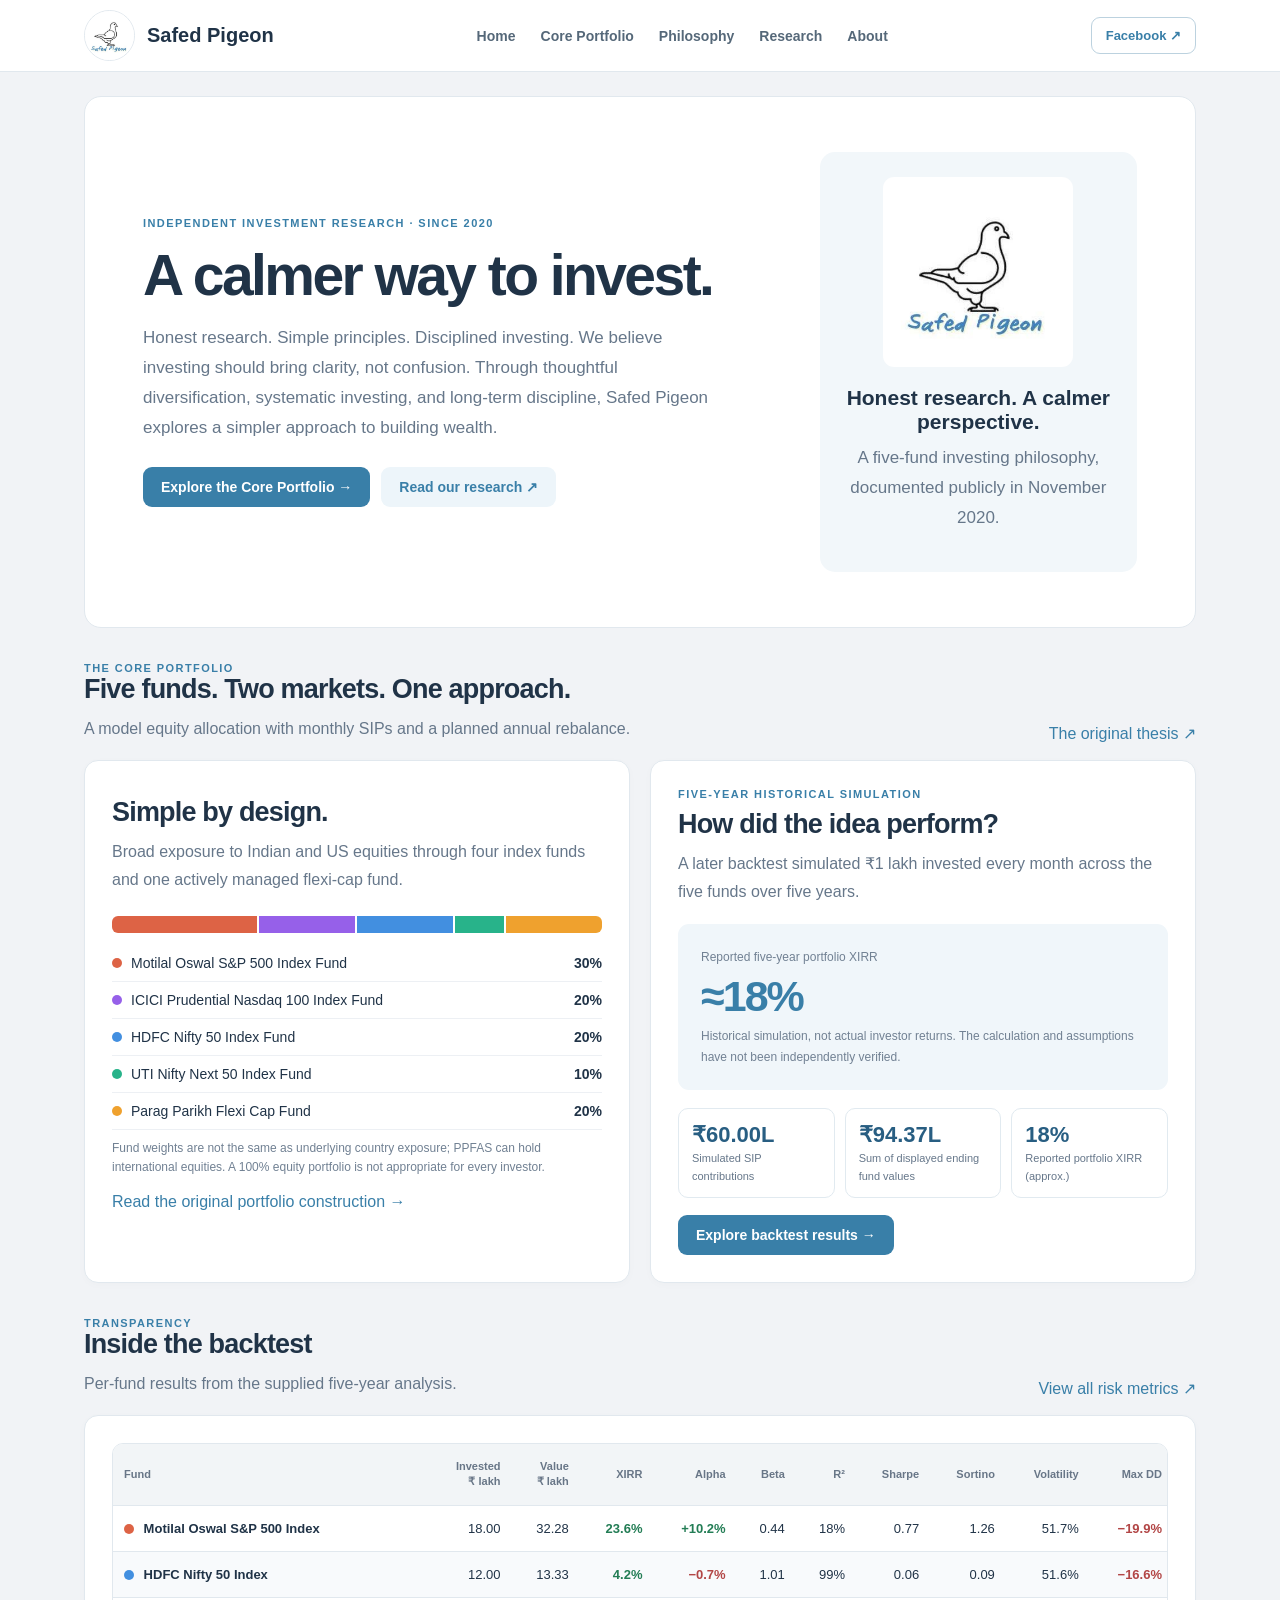
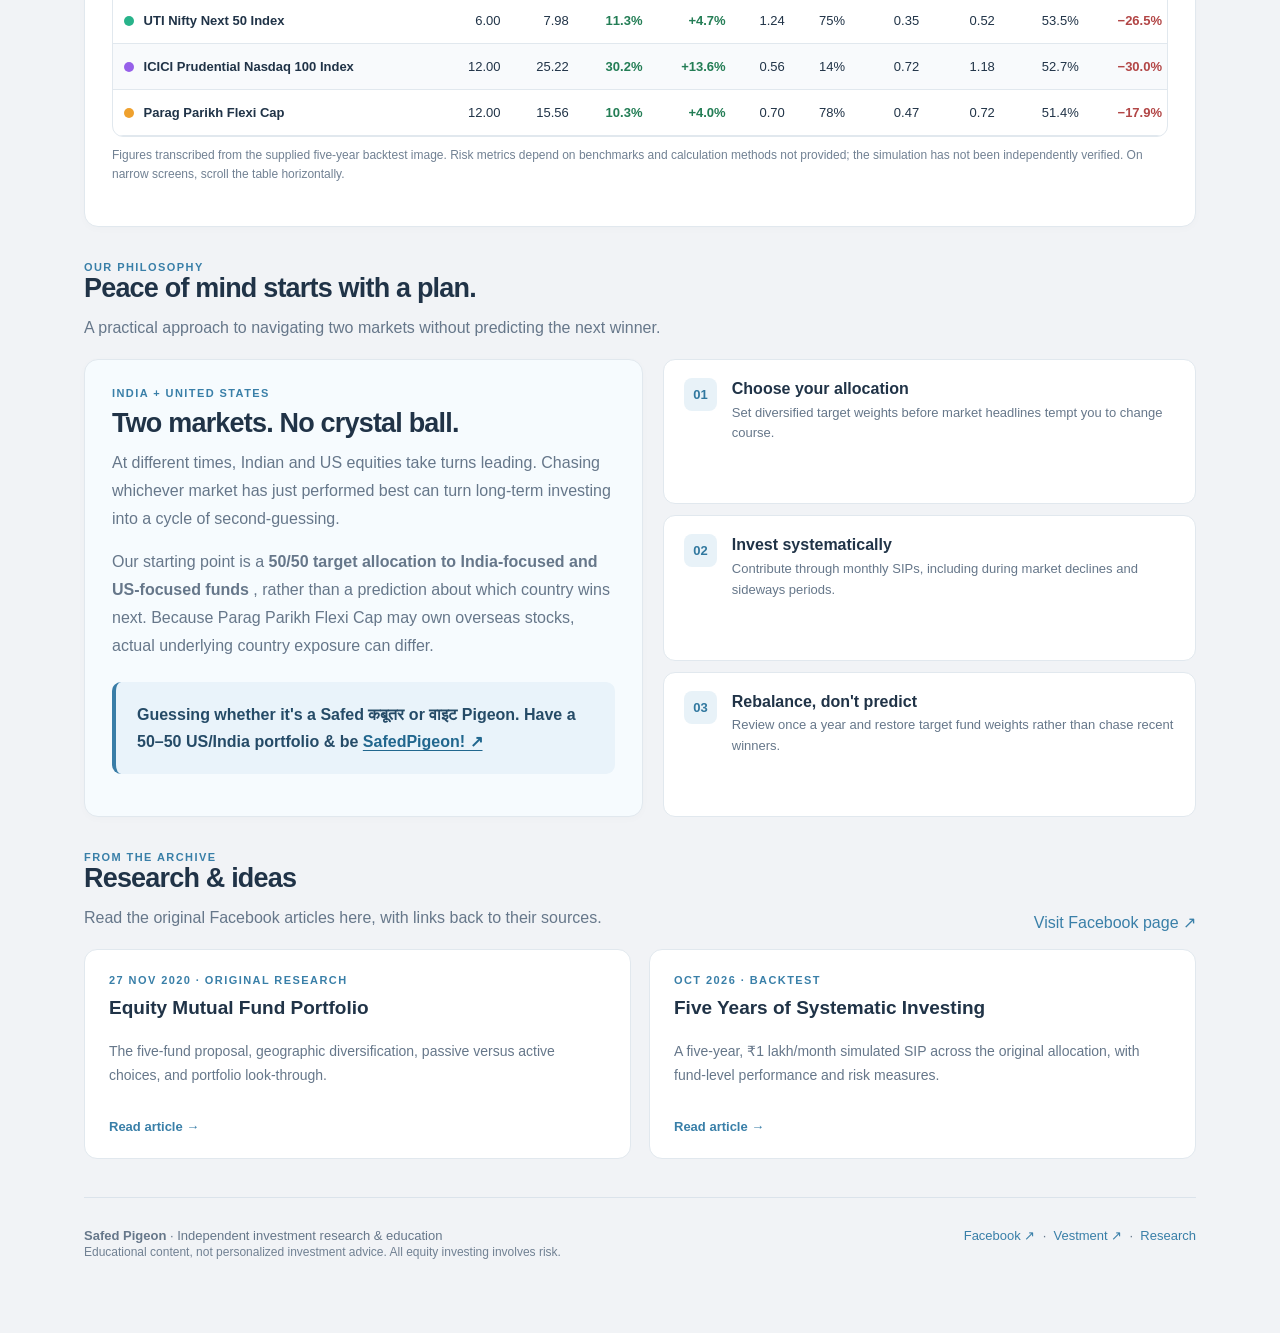
<file: index.html>
<!DOCTYPE html>
<html lang="en">
 <head>
  <meta charset="utf-8"/>
  <meta content="width=device-width, initial-scale=1" name="viewport"/>
  <meta content="#f1f3f6" name="theme-color"/>
  <meta content="Safed Pigeon: a five-fund, India&ndash;US equity investment philosophy, historical backtest and research archive." name="description"/>
  <title>
   A calmer way to invest &mdash; Safed Pigeon
  </title>
  <link href="logo.jpg" rel="icon" type="image/jpeg"/>
  <link href="styles.css" rel="stylesheet"/>
 </head>
 <body>
  <header>
   <nav aria-label="Main navigation" class="nav">
    <a class="brand" href="./">
     <img alt="Safed Pigeon logo" src="logo.jpg"/>
     <span>
      Safed Pigeon
     </span>
    </a>
    <div class="navlinks">
     <a href="./">
      Home
     </a>
     <a href="./#core">
      Core Portfolio
     </a>
     <a href="./#philosophy">
      Philosophy
     </a>
     <a href="./#research">
      Research
     </a>
     <a class="hide-mobile" href="./#about">
      About
     </a>
    </div>
    <a class="nav-cta" href="https://www.facebook.com/safed.pigeon.5" rel="noopener noreferrer" target="_blank">
     Facebook &nearrow;
    </a>
   </nav>
  </header>
  <main class="wrap">
   <section class="hero">
    <div>
     <div class="kicker">
      Independent investment research &middot; Since 2020
     </div>
     <h1>
      A calmer way to invest.
     </h1>
     <p>
      Honest research. Simple principles. Disciplined investing. We believe investing should bring clarity, not confusion. Through thoughtful diversification, systematic investing, and long-term discipline, Safed Pigeon explores a simpler approach to building wealth.
     </p>
     <div class="buttons">
      <a class="btn" href="#core">
       Explore the Core Portfolio &rarr;
      </a>
      <a class="btn outline" href="#research">
       Read our research &nearrow;
      </a>
     </div>
    </div>
    <aside class="hero-logo">
     <img alt="Original Safed Pigeon logo" src="logo.jpg"/>
     <strong>
      Honest research. A calmer perspective.
     </strong>
     <p>
      A five-fund investing philosophy, documented publicly in November 2020.
     </p>
    </aside>
   </section>
   <section class="section" id="core">
    <div class="section-title">
     <div>
      <div class="kicker">
       The core portfolio
      </div>
      <h2>
       Five funds. Two markets. One approach.
      </h2>
      <p>
       A model equity allocation with monthly SIPs and a planned annual rebalance.
      </p>
     </div>
     <a href="2020-portfolio.html">
      The original thesis &nearrow;
     </a>
    </div>
    <div class="grid2">
     <div class="card">
      <h2>
       Simple by design.
      </h2>
      <p>
       Broad exposure to Indian and US equities through four index funds and one actively managed flexi-cap fund.
      </p>
      <div aria-label="30% S&amp;P 500, 20% Nasdaq 100, 20% Nifty 50, 10% Nifty Next 50, 20% Parag Parikh Flexi Cap" class="fundbar" role="img">
       <i style="width:30%;background:#dd6345">
       </i>
       <i style="width:20%;background:#9660e9">
       </i>
       <i style="width:20%;background:#428fe0">
       </i>
       <i style="width:10%;background:#28b38a">
       </i>
       <i style="width:20%;background:#efa12e">
       </i>
      </div>
      <div class="fundrow">
       <span>
        <i class="dot" style="background:#dd6345">
        </i>
        Motilal Oswal S&amp;P 500 Index Fund
       </span>
       <b>
        30%
       </b>
      </div>
      <div class="fundrow">
       <span>
        <i class="dot" style="background:#9660e9">
        </i>
        ICICI Prudential Nasdaq 100 Index Fund
       </span>
       <b>
        20%
       </b>
      </div>
      <div class="fundrow">
       <span>
        <i class="dot" style="background:#428fe0">
        </i>
        HDFC Nifty 50 Index Fund
       </span>
       <b>
        20%
       </b>
      </div>
      <div class="fundrow">
       <span>
        <i class="dot" style="background:#28b38a">
        </i>
        UTI Nifty Next 50 Index Fund
       </span>
       <b>
        10%
       </b>
      </div>
      <div class="fundrow">
       <span>
        <i class="dot" style="background:#efa12e">
        </i>
        Parag Parikh Flexi Cap Fund
       </span>
       <b>
        20%
       </b>
      </div>
      <p class="note">
       Fund weights are not the same as underlying country exposure; PPFAS can hold international equities. A 100% equity portfolio is not appropriate for every investor.
      </p>
      <a href="2020-portfolio.html">
       Read the original portfolio construction &rarr;
      </a>
     </div>
     <div class="card">
      <div class="kicker">
       Five-year historical simulation
      </div>
      <h2>
       How did the idea perform?
      </h2>
      <p>
       A later backtest simulated ₹1 lakh invested every month across the five funds over five years.
      </p>
      <div class="stat">
       <span class="note">
        Reported five-year portfolio XIRR
       </span>
       <b>
        &asymp;18%
       </b>
       <span class="note">
        Historical simulation, not actual investor returns. The calculation and assumptions have not been independently verified.
       </span>
      </div>
      <div class="metricgrid">
       <div class="metric">
        <b>
         ₹60.00L
        </b>
        <span>
         Simulated SIP contributions
        </span>
       </div>
       <div class="metric">
        <b>
         ₹94.37L
        </b>
        <span>
         Sum of displayed ending fund values
        </span>
       </div>
       <div class="metric">
        <b>
         18%
        </b>
        <span>
         Reported portfolio XIRR (approx.)
        </span>
       </div>
      </div>
      <a class="btn" href="five-year-backtest.html">
       Explore backtest results &rarr;
      </a>
     </div>
    </div>
   </section>
   <section class="section" id="performance">
    <div class="section-title">
     <div>
      <div class="kicker">
       Transparency
      </div>
      <h2>
       Inside the backtest
      </h2>
      <p>
       Per-fund results from the supplied five-year analysis.
      </p>
     </div>
     <a href="five-year-backtest.html">
      View all risk metrics &nearrow;
     </a>
    </div>
    <div class="card">
     <div aria-label="Scroll horizontally to see all backtest metrics" class="table-scroll" tabindex="0">
      <table class="fund-table performance-table">
       <thead>
        <tr>
         <th>
          Fund
         </th>
         <th>
          Invested
          <br/>
          ₹ lakh
         </th>
         <th>
          Value
          <br/>
          ₹ lakh
         </th>
         <th>
          XIRR
         </th>
         <th>
          Alpha
         </th>
         <th>
          Beta
         </th>
         <th>
          R&sup2;
         </th>
         <th>
          Sharpe
         </th>
         <th>
          Sortino
         </th>
         <th>
          Volatility
         </th>
         <th>
          Max DD
         </th>
        </tr>
       </thead>
       <tbody>
        <tr>
         <td>
          <span class="dot" style="background:#dd6345">
          </span>
          Motilal Oswal S&amp;P 500 Index
         </td>
         <td>
          18.00
         </td>
         <td>
          32.28
         </td>
         <td class="positive">
          23.6%
         </td>
         <td class="positive">
          +10.2%
         </td>
         <td>
          0.44
         </td>
         <td>
          18%
         </td>
         <td>
          0.77
         </td>
         <td>
          1.26
         </td>
         <td>
          51.7%
         </td>
         <td class="negative">
          &minus;19.9%
         </td>
        </tr>
        <tr>
         <td>
          <span class="dot" style="background:#428fe0">
          </span>
          HDFC Nifty 50 Index
         </td>
         <td>
          12.00
         </td>
         <td>
          13.33
         </td>
         <td class="positive">
          4.2%
         </td>
         <td class="negative">
          &minus;0.7%
         </td>
         <td>
          1.01
         </td>
         <td>
          99%
         </td>
         <td>
          0.06
         </td>
         <td>
          0.09
         </td>
         <td>
          51.6%
         </td>
         <td class="negative">
          &minus;16.6%
         </td>
        </tr>
        <tr>
         <td>
          <span class="dot" style="background:#28b38a">
          </span>
          UTI Nifty Next 50 Index
         </td>
         <td>
          6.00
         </td>
         <td>
          7.98
         </td>
         <td class="positive">
          11.3%
         </td>
         <td class="positive">
          +4.7%
         </td>
         <td>
          1.24
         </td>
         <td>
          75%
         </td>
         <td>
          0.35
         </td>
         <td>
          0.52
         </td>
         <td>
          53.5%
         </td>
         <td class="negative">
          &minus;26.5%
         </td>
        </tr>
        <tr>
         <td>
          <span class="dot" style="background:#9660e9">
          </span>
          ICICI Prudential Nasdaq 100 Index
         </td>
         <td>
          12.00
         </td>
         <td>
          25.22
         </td>
         <td class="positive">
          30.2%
         </td>
         <td class="positive">
          +13.6%
         </td>
         <td>
          0.56
         </td>
         <td>
          14%
         </td>
         <td>
          0.72
         </td>
         <td>
          1.18
         </td>
         <td>
          52.7%
         </td>
         <td class="negative">
          &minus;30.0%
         </td>
        </tr>
        <tr>
         <td>
          <span class="dot" style="background:#efa12e">
          </span>
          Parag Parikh Flexi Cap
         </td>
         <td>
          12.00
         </td>
         <td>
          15.56
         </td>
         <td class="positive">
          10.3%
         </td>
         <td class="positive">
          +4.0%
         </td>
         <td>
          0.70
         </td>
         <td>
          78%
         </td>
         <td>
          0.47
         </td>
         <td>
          0.72
         </td>
         <td>
          51.4%
         </td>
         <td class="negative">
          &minus;17.9%
         </td>
        </tr>
       </tbody>
      </table>
     </div>
     <p class="note">
      Figures transcribed from the supplied five-year backtest image. Risk metrics depend on benchmarks and calculation methods not provided; the simulation has not been independently verified. On narrow screens, scroll the table horizontally.
     </p>
    </div>
   </section>
   <section class="section" id="philosophy">
    <div class="section-title">
     <div>
      <div class="kicker">
       Our philosophy
      </div>
      <h2>
       Peace of mind starts with a plan.
      </h2>
      <p>
       A practical approach to navigating two markets without predicting the next winner.
      </p>
     </div>
    </div>
    <div class="philosophy-grid">
     <div class="card philosophy-lead">
      <div class="kicker">
       India + United States
      </div>
      <h2>
       Two markets. No crystal ball.
      </h2>
      <p>
       At different times, Indian and US equities take turns leading. Chasing whichever market has just performed best can turn long-term investing into a cycle of second-guessing.
      </p>
      <p>
       Our starting point is a
       <strong>
        50/50 target allocation to India-focused and US-focused funds
       </strong>
       , rather than a prediction about which country wins next. Because Parag Parikh Flexi Cap may own overseas stocks, actual underlying country exposure can differ.
      </p>
      <p class="pigeon-tagline">
       Guessing whether it's a Safed कबूतर or वाइट Pigeon. Have a 50&ndash;50 US/India portfolio &amp; be
       <a href="https://www.facebook.com/safed.pigeon.5" rel="noopener noreferrer" target="_blank">
        SafedPigeon! &nearrow;
       </a>
      </p>
     </div>
     <div class="philosophy-points">
      <div class="principle">
       <span>
        01
       </span>
       <div>
        <h3>
         Choose your allocation
        </h3>
        <p>
         Set diversified target weights before market headlines tempt you to change course.
        </p>
       </div>
      </div>
      <div class="principle">
       <span>
        02
       </span>
       <div>
        <h3>
         Invest systematically
        </h3>
        <p>
         Contribute through monthly SIPs, including during market declines and sideways periods.
        </p>
       </div>
      </div>
      <div class="principle">
       <span>
        03
       </span>
       <div>
        <h3>
         Rebalance, don't predict
        </h3>
        <p>
         Review once a year and restore target fund weights rather than chase recent winners.
        </p>
       </div>
      </div>
     </div>
    </div>
   </section>
   <section class="section" id="research">
    <div class="section-title">
     <div>
      <div class="kicker">
       From the archive
      </div>
      <h2>
       Research &amp; ideas
      </h2>
      <p>
       Read the original Facebook articles here, with links back to their sources.
      </p>
     </div>
     <a href="https://www.facebook.com/safed.pigeon.5" rel="noopener noreferrer" target="_blank">
      Visit Facebook page &nearrow;
     </a>
    </div>
    <div class="articlegrid articlegrid-two">
     <article class="articlecard">
      <div class="kicker">
       27 NOV 2020 &middot; ORIGINAL RESEARCH
      </div>
      <h3>
       <a href="2020-portfolio.html">
        Equity Mutual Fund Portfolio
       </a>
      </h3>
      <p>
       The five-fund proposal, geographic diversification, passive versus active choices, and portfolio look-through.
      </p>
      <a class="read" href="2020-portfolio.html">
       Read article &rarr;
      </a>
     </article>
     <article class="articlecard">
      <div class="kicker">
       OCT 2026 &middot; BACKTEST
      </div>
      <h3>
       <a href="five-year-backtest.html">
        Five Years of Systematic Investing
       </a>
      </h3>
      <p>
       A five-year, ₹1 lakh/month simulated SIP across the original allocation, with fund-level performance and risk measures.
      </p>
      <a class="read" href="five-year-backtest.html">
       Read article &rarr;
      </a>
     </article>
    </div>
   </section>
   <footer class="footer" id="about">
    <div>
     <strong>
      Safed Pigeon
     </strong>
     &middot; Independent investment research &amp; education
     <br/>
     <span class="note">
      Educational content, not personalized investment advice. All equity investing involves risk.
     </span>
    </div>
    <div>
     <a href="https://www.facebook.com/safed.pigeon.5" rel="noopener noreferrer" target="_blank">
      Facebook &nearrow;
     </a>
     &nbsp;&middot;&nbsp;
     <a href="https://vestment.in" rel="noopener noreferrer" target="_blank">
      Vestment &nearrow;
     </a>
     &nbsp;&middot;&nbsp;
     <a href="./#research">
      Research
     </a>
    </div>
   </footer>
  </main>
 </body>
</html>
</file>
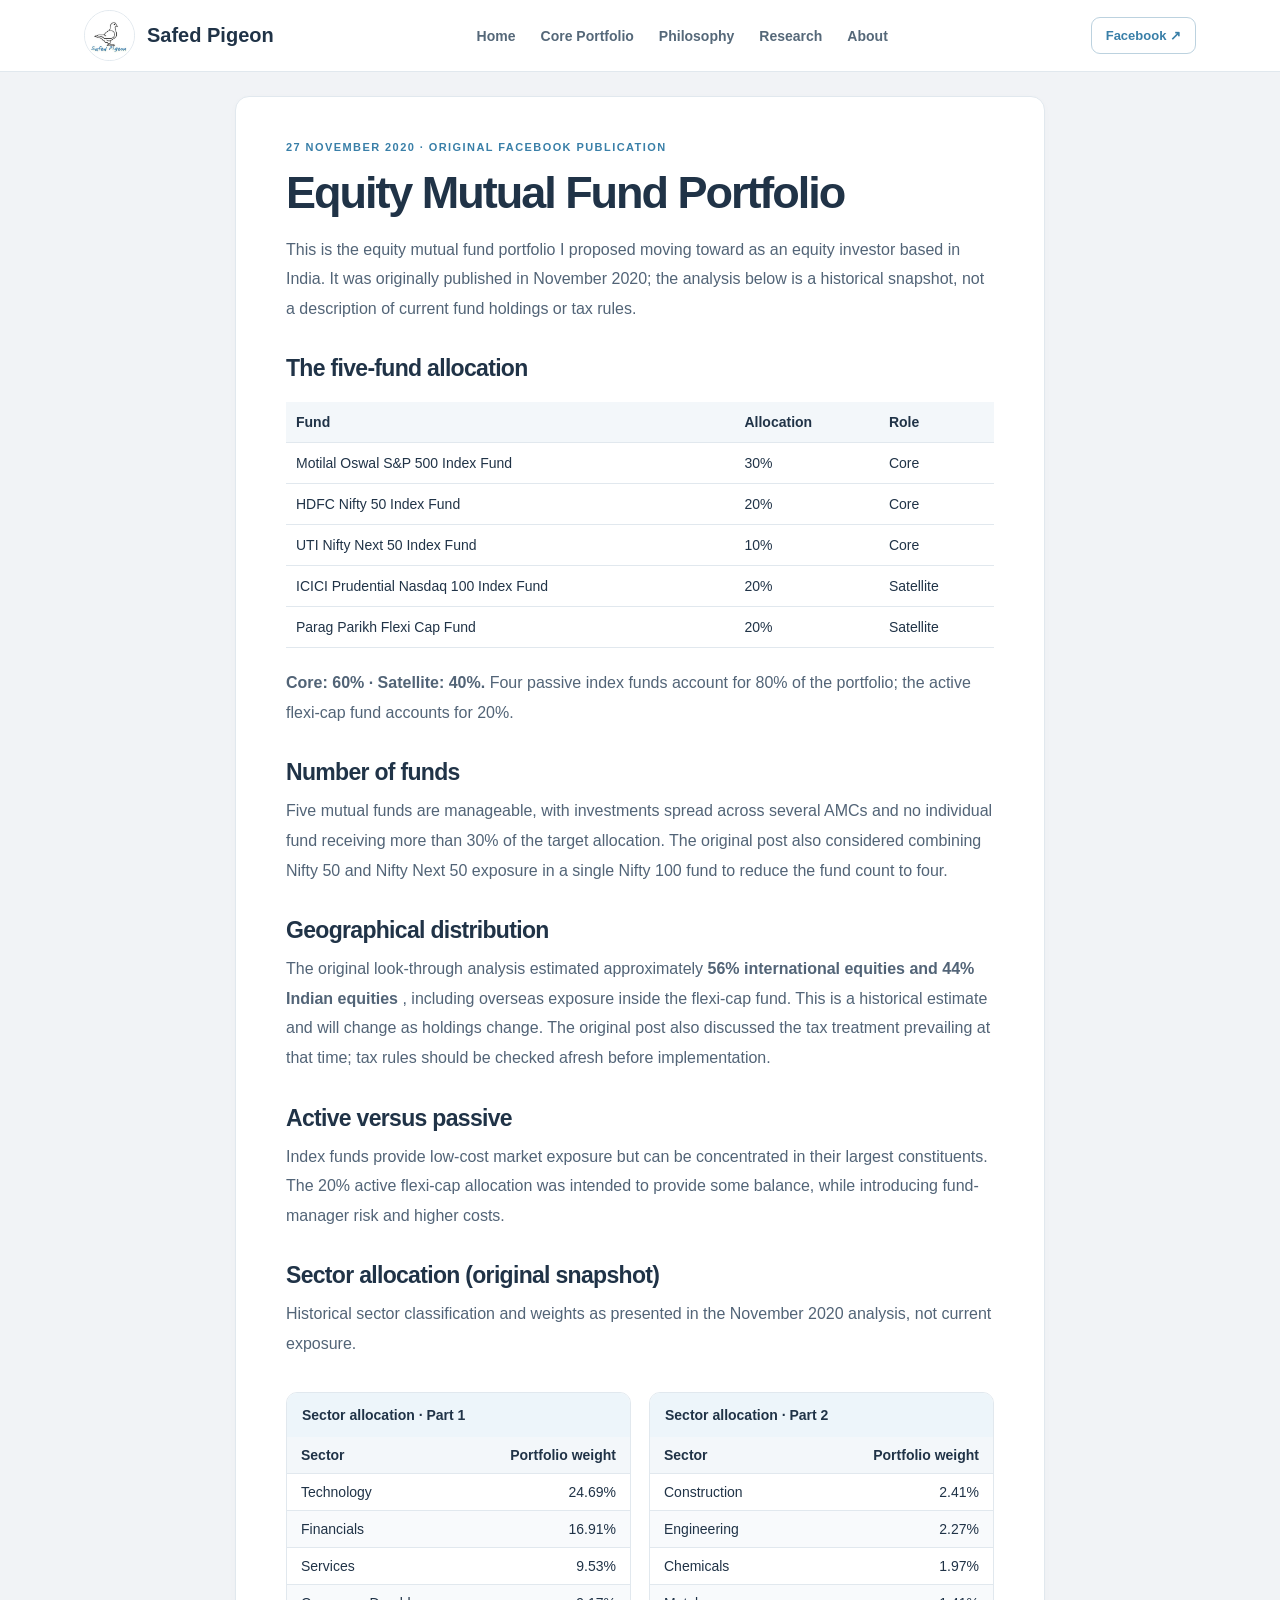
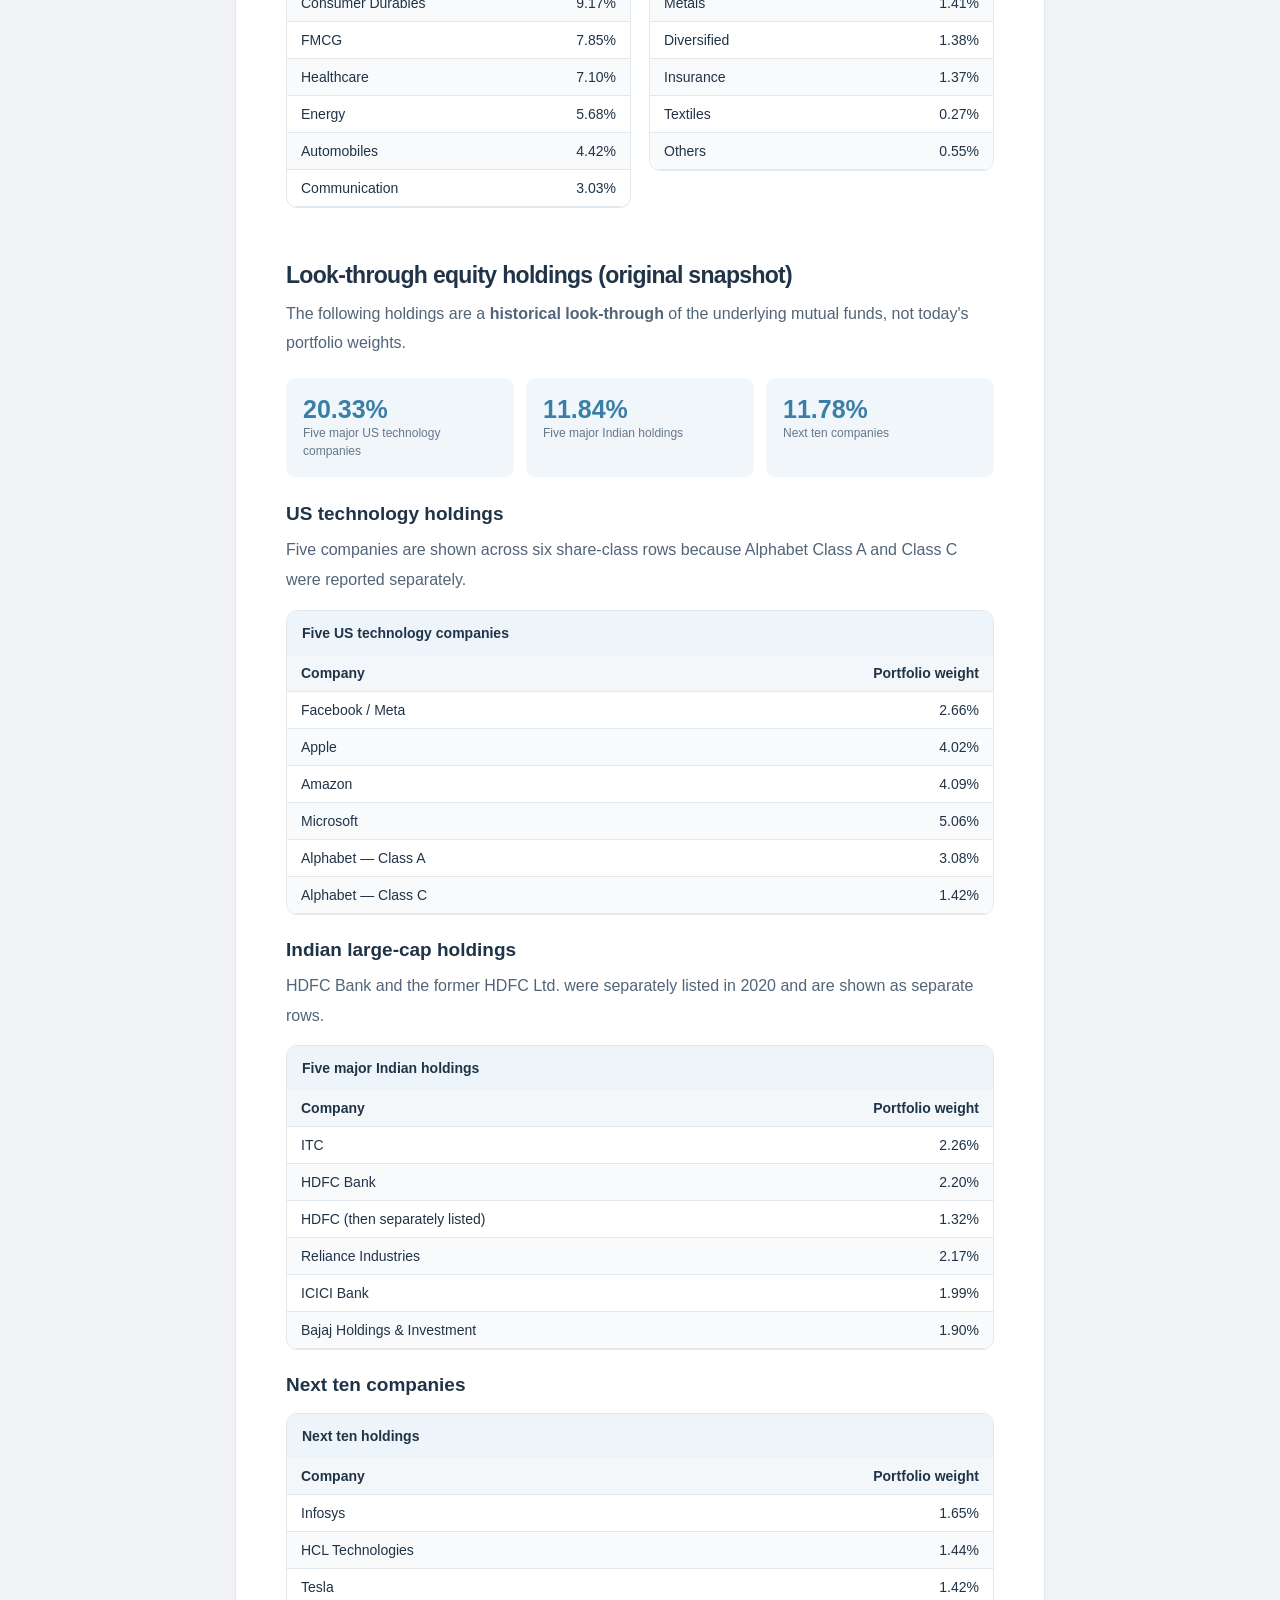
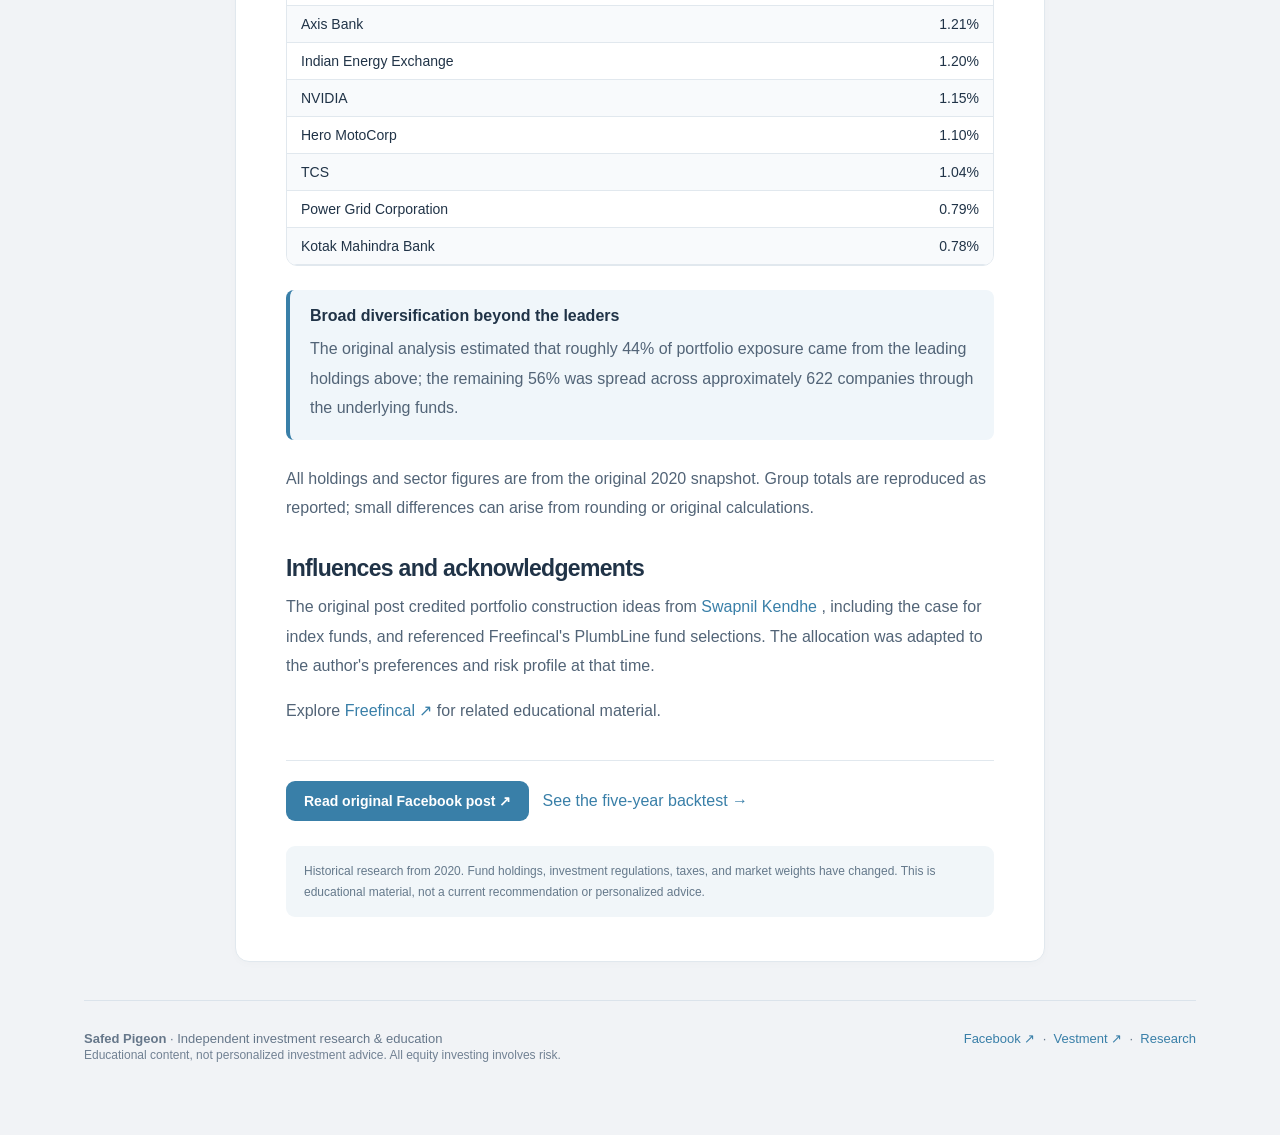
<file: 2020-portfolio.html>
<!DOCTYPE html>
<html lang="en">
 <head>
  <meta charset="utf-8"/>
  <meta content="width=device-width, initial-scale=1" name="viewport"/>
  <meta content="#f1f3f6" name="theme-color"/>
  <meta content="The original 2020 Safed Pigeon five-fund equity mutual fund portfolio and its construction rationale." name="description"/>
  <title>
   Original Equity Mutual Fund Portfolio &mdash; Safed Pigeon
  </title>
  <link href="logo.jpg" rel="icon" type="image/jpeg"/>
  <link href="styles.css" rel="stylesheet"/>
 </head>
 <body>
  <header>
   <nav aria-label="Main navigation" class="nav">
    <a class="brand" href="./">
     <img alt="Safed Pigeon logo" src="logo.jpg"/>
     <span>
      Safed Pigeon
     </span>
    </a>
    <div class="navlinks">
     <a href="./">
      Home
     </a>
     <a href="./#core">
      Core Portfolio
     </a>
     <a href="./#philosophy">
      Philosophy
     </a>
     <a href="./#research">
      Research
     </a>
     <a class="hide-mobile" href="./#about">
      About
     </a>
    </div>
    <a class="nav-cta" href="https://www.facebook.com/safed.pigeon.5" rel="noopener noreferrer" target="_blank">
     Facebook &nearrow;
    </a>
   </nav>
  </header>
  <main class="wrap">
   <div class="prose">
    <article class="card">
     <div class="kicker">
      27 November 2020 &middot; Original Facebook publication
     </div>
     <h1>
      Equity Mutual Fund Portfolio
     </h1>
     <p>
      This is the equity mutual fund portfolio I proposed moving toward as an equity investor based in India. It was originally published in November 2020; the analysis below is a historical snapshot, not a description of current fund holdings or tax rules.
     </p>
     <h2>
      The five-fund allocation
     </h2>
     <table>
      <thead>
       <tr>
        <th>
         Fund
        </th>
        <th>
         Allocation
        </th>
        <th>
         Role
        </th>
       </tr>
      </thead>
      <tbody>
       <tr>
        <td>
         Motilal Oswal S&amp;P 500 Index Fund
        </td>
        <td>
         30%
        </td>
        <td>
         Core
        </td>
       </tr>
       <tr>
        <td>
         HDFC Nifty 50 Index Fund
        </td>
        <td>
         20%
        </td>
        <td>
         Core
        </td>
       </tr>
       <tr>
        <td>
         UTI Nifty Next 50 Index Fund
        </td>
        <td>
         10%
        </td>
        <td>
         Core
        </td>
       </tr>
       <tr>
        <td>
         ICICI Prudential Nasdaq 100 Index Fund
        </td>
        <td>
         20%
        </td>
        <td>
         Satellite
        </td>
       </tr>
       <tr>
        <td>
         Parag Parikh Flexi Cap Fund
        </td>
        <td>
         20%
        </td>
        <td>
         Satellite
        </td>
       </tr>
      </tbody>
     </table>
     <p>
      <strong>
       Core: 60% &middot; Satellite: 40%.
      </strong>
      Four passive index funds account for 80% of the portfolio; the active flexi-cap fund accounts for 20%.
     </p>
     <h2>
      Number of funds
     </h2>
     <p>
      Five mutual funds are manageable, with investments spread across several AMCs and no individual fund receiving more than 30% of the target allocation. The original post also considered combining Nifty 50 and Nifty Next 50 exposure in a single Nifty 100 fund to reduce the fund count to four.
     </p>
     <h2>
      Geographical distribution
     </h2>
     <p>
      The original look-through analysis estimated approximately
      <strong>
       56% international equities and 44% Indian equities
      </strong>
      , including overseas exposure inside the flexi-cap fund. This is a historical estimate and will change as holdings change. The original post also discussed the tax treatment prevailing at that time; tax rules should be checked afresh before implementation.
     </p>
     <h2>
      Active versus passive
     </h2>
     <p>
      Index funds provide low-cost market exposure but can be concentrated in their largest constituents. The 20% active flexi-cap allocation was intended to provide some balance, while introducing fund-manager risk and higher costs.
     </p>
     <h2>
      Sector allocation (original snapshot)
     </h2>
     <p class="note">
      Historical sector classification and weights as presented in the November 2020 analysis, not current exposure.
     </p>
     <div class="sector-columns">
      <div class="data-table-wrap">
       <table class="snapshot-table">
        <caption>
         Sector allocation &middot; Part 1
        </caption>
        <thead>
         <tr>
          <th scope="col">
           Sector
          </th>
          <th scope="col">
           Portfolio weight
          </th>
         </tr>
        </thead>
        <tbody>
         <tr>
          <td>
           Technology
          </td>
          <td class="numeric">
           24.69%
          </td>
         </tr>
         <tr>
          <td>
           Financials
          </td>
          <td class="numeric">
           16.91%
          </td>
         </tr>
         <tr>
          <td>
           Services
          </td>
          <td class="numeric">
           9.53%
          </td>
         </tr>
         <tr>
          <td>
           Consumer Durables
          </td>
          <td class="numeric">
           9.17%
          </td>
         </tr>
         <tr>
          <td>
           FMCG
          </td>
          <td class="numeric">
           7.85%
          </td>
         </tr>
         <tr>
          <td>
           Healthcare
          </td>
          <td class="numeric">
           7.10%
          </td>
         </tr>
         <tr>
          <td>
           Energy
          </td>
          <td class="numeric">
           5.68%
          </td>
         </tr>
         <tr>
          <td>
           Automobiles
          </td>
          <td class="numeric">
           4.42%
          </td>
         </tr>
         <tr>
          <td>
           Communication
          </td>
          <td class="numeric">
           3.03%
          </td>
         </tr>
        </tbody>
       </table>
      </div>
      <div class="data-table-wrap">
       <table class="snapshot-table">
        <caption>
         Sector allocation &middot; Part 2
        </caption>
        <thead>
         <tr>
          <th scope="col">
           Sector
          </th>
          <th scope="col">
           Portfolio weight
          </th>
         </tr>
        </thead>
        <tbody>
         <tr>
          <td>
           Construction
          </td>
          <td class="numeric">
           2.41%
          </td>
         </tr>
         <tr>
          <td>
           Engineering
          </td>
          <td class="numeric">
           2.27%
          </td>
         </tr>
         <tr>
          <td>
           Chemicals
          </td>
          <td class="numeric">
           1.97%
          </td>
         </tr>
         <tr>
          <td>
           Metals
          </td>
          <td class="numeric">
           1.41%
          </td>
         </tr>
         <tr>
          <td>
           Diversified
          </td>
          <td class="numeric">
           1.38%
          </td>
         </tr>
         <tr>
          <td>
           Insurance
          </td>
          <td class="numeric">
           1.37%
          </td>
         </tr>
         <tr>
          <td>
           Textiles
          </td>
          <td class="numeric">
           0.27%
          </td>
         </tr>
         <tr>
          <td>
           Others
          </td>
          <td class="numeric">
           0.55%
          </td>
         </tr>
        </tbody>
       </table>
      </div>
     </div>
     <h2>
      Look-through equity holdings (original snapshot)
     </h2>
     <p>
      The following holdings are a
      <strong>
       historical look-through
      </strong>
      of the underlying mutual funds, not today's portfolio weights.
     </p>
     <div class="snapshot-summary">
      <div>
       <strong>
        20.33%
       </strong>
       <span>
        Five major US technology companies
       </span>
      </div>
      <div>
       <strong>
        11.84%
       </strong>
       <span>
        Five major Indian holdings
       </span>
      </div>
      <div>
       <strong>
        11.78%
       </strong>
       <span>
        Next ten companies
       </span>
      </div>
     </div>
     <h3>
      US technology holdings
     </h3>
     <p>
      Five companies are shown across six share-class rows because Alphabet Class A and Class C were reported separately.
     </p>
     <div class="data-table-wrap">
      <table class="snapshot-table">
       <caption>
        Five US technology companies
       </caption>
       <thead>
        <tr>
         <th scope="col">
          Company
         </th>
         <th scope="col">
          Portfolio weight
         </th>
        </tr>
       </thead>
       <tbody>
        <tr>
         <td>
          Facebook / Meta
         </td>
         <td class="numeric">
          2.66%
         </td>
        </tr>
        <tr>
         <td>
          Apple
         </td>
         <td class="numeric">
          4.02%
         </td>
        </tr>
        <tr>
         <td>
          Amazon
         </td>
         <td class="numeric">
          4.09%
         </td>
        </tr>
        <tr>
         <td>
          Microsoft
         </td>
         <td class="numeric">
          5.06%
         </td>
        </tr>
        <tr>
         <td>
          Alphabet &mdash; Class A
         </td>
         <td class="numeric">
          3.08%
         </td>
        </tr>
        <tr>
         <td>
          Alphabet &mdash; Class C
         </td>
         <td class="numeric">
          1.42%
         </td>
        </tr>
       </tbody>
      </table>
     </div>
     <h3>
      Indian large-cap holdings
     </h3>
     <p>
      HDFC Bank and the former HDFC Ltd. were separately listed in 2020 and are shown as separate rows.
     </p>
     <div class="data-table-wrap">
      <table class="snapshot-table">
       <caption>
        Five major Indian holdings
       </caption>
       <thead>
        <tr>
         <th scope="col">
          Company
         </th>
         <th scope="col">
          Portfolio weight
         </th>
        </tr>
       </thead>
       <tbody>
        <tr>
         <td>
          ITC
         </td>
         <td class="numeric">
          2.26%
         </td>
        </tr>
        <tr>
         <td>
          HDFC Bank
         </td>
         <td class="numeric">
          2.20%
         </td>
        </tr>
        <tr>
         <td>
          HDFC (then separately listed)
         </td>
         <td class="numeric">
          1.32%
         </td>
        </tr>
        <tr>
         <td>
          Reliance Industries
         </td>
         <td class="numeric">
          2.17%
         </td>
        </tr>
        <tr>
         <td>
          ICICI Bank
         </td>
         <td class="numeric">
          1.99%
         </td>
        </tr>
        <tr>
         <td>
          Bajaj Holdings &amp; Investment
         </td>
         <td class="numeric">
          1.90%
         </td>
        </tr>
       </tbody>
      </table>
     </div>
     <h3>
      Next ten companies
     </h3>
     <div class="data-table-wrap">
      <table class="snapshot-table">
       <caption>
        Next ten holdings
       </caption>
       <thead>
        <tr>
         <th scope="col">
          Company
         </th>
         <th scope="col">
          Portfolio weight
         </th>
        </tr>
       </thead>
       <tbody>
        <tr>
         <td>
          Infosys
         </td>
         <td class="numeric">
          1.65%
         </td>
        </tr>
        <tr>
         <td>
          HCL Technologies
         </td>
         <td class="numeric">
          1.44%
         </td>
        </tr>
        <tr>
         <td>
          Tesla
         </td>
         <td class="numeric">
          1.42%
         </td>
        </tr>
        <tr>
         <td>
          Axis Bank
         </td>
         <td class="numeric">
          1.21%
         </td>
        </tr>
        <tr>
         <td>
          Indian Energy Exchange
         </td>
         <td class="numeric">
          1.20%
         </td>
        </tr>
        <tr>
         <td>
          NVIDIA
         </td>
         <td class="numeric">
          1.15%
         </td>
        </tr>
        <tr>
         <td>
          Hero MotoCorp
         </td>
         <td class="numeric">
          1.10%
         </td>
        </tr>
        <tr>
         <td>
          TCS
         </td>
         <td class="numeric">
          1.04%
         </td>
        </tr>
        <tr>
         <td>
          Power Grid Corporation
         </td>
         <td class="numeric">
          0.79%
         </td>
        </tr>
        <tr>
         <td>
          Kotak Mahindra Bank
         </td>
         <td class="numeric">
          0.78%
         </td>
        </tr>
       </tbody>
      </table>
     </div>
     <div class="snapshot-callout">
      <strong>
       Broad diversification beyond the leaders
      </strong>
      <p>
       The original analysis estimated that roughly 44% of portfolio exposure came from the leading holdings above; the remaining 56% was spread across approximately 622 companies through the underlying funds.
      </p>
     </div>
     <p class="note">
      All holdings and sector figures are from the original 2020 snapshot. Group totals are reproduced as reported; small differences can arise from rounding or original calculations.
     </p>
     <h2>
      Influences and acknowledgements
     </h2>
     <p>
      The original post credited portfolio construction ideas from
      <a href="https://vivektaru.com/" rel="noopener noreferrer" target="_blank">
       Swapnil Kendhe
      </a>
      , including the case for index funds, and referenced Freefincal's PlumbLine fund selections. The allocation was adapted to the author's preferences and risk profile at that time.
     </p>
     <p>
      Explore
      <a href="https://freefincal.com/" rel="noopener noreferrer" target="_blank">
       Freefincal &nearrow;
      </a>
      for related educational material.
     </p>
     <div class="source">
      <a class="btn" href="https://www.facebook.com/share/p/1CD5m5qGQN/" rel="noopener noreferrer" target="_blank">
       Read original Facebook post &nearrow;
      </a>
      &nbsp;
      <a href="five-year-backtest.html">
       See the five-year backtest &rarr;
      </a>
     </div>
     <div class="disclosure">
      Historical research from 2020. Fund holdings, investment regulations, taxes, and market weights have changed. This is educational material, not a current recommendation or personalized advice.
     </div>
    </article>
   </div>
   <footer class="footer" id="about">
    <div>
     <strong>
      Safed Pigeon
     </strong>
     &middot; Independent investment research &amp; education
     <br/>
     <span class="note">
      Educational content, not personalized investment advice. All equity investing involves risk.
     </span>
    </div>
    <div>
     <a href="https://www.facebook.com/safed.pigeon.5" rel="noopener noreferrer" target="_blank">
      Facebook &nearrow;
     </a>
     &nbsp;&middot;&nbsp;
     <a href="https://vestment.in" rel="noopener noreferrer" target="_blank">
      Vestment &nearrow;
     </a>
     &nbsp;&middot;&nbsp;
     <a href="./#research">
      Research
     </a>
    </div>
   </footer>
  </main>
 </body>
</html>
</file>
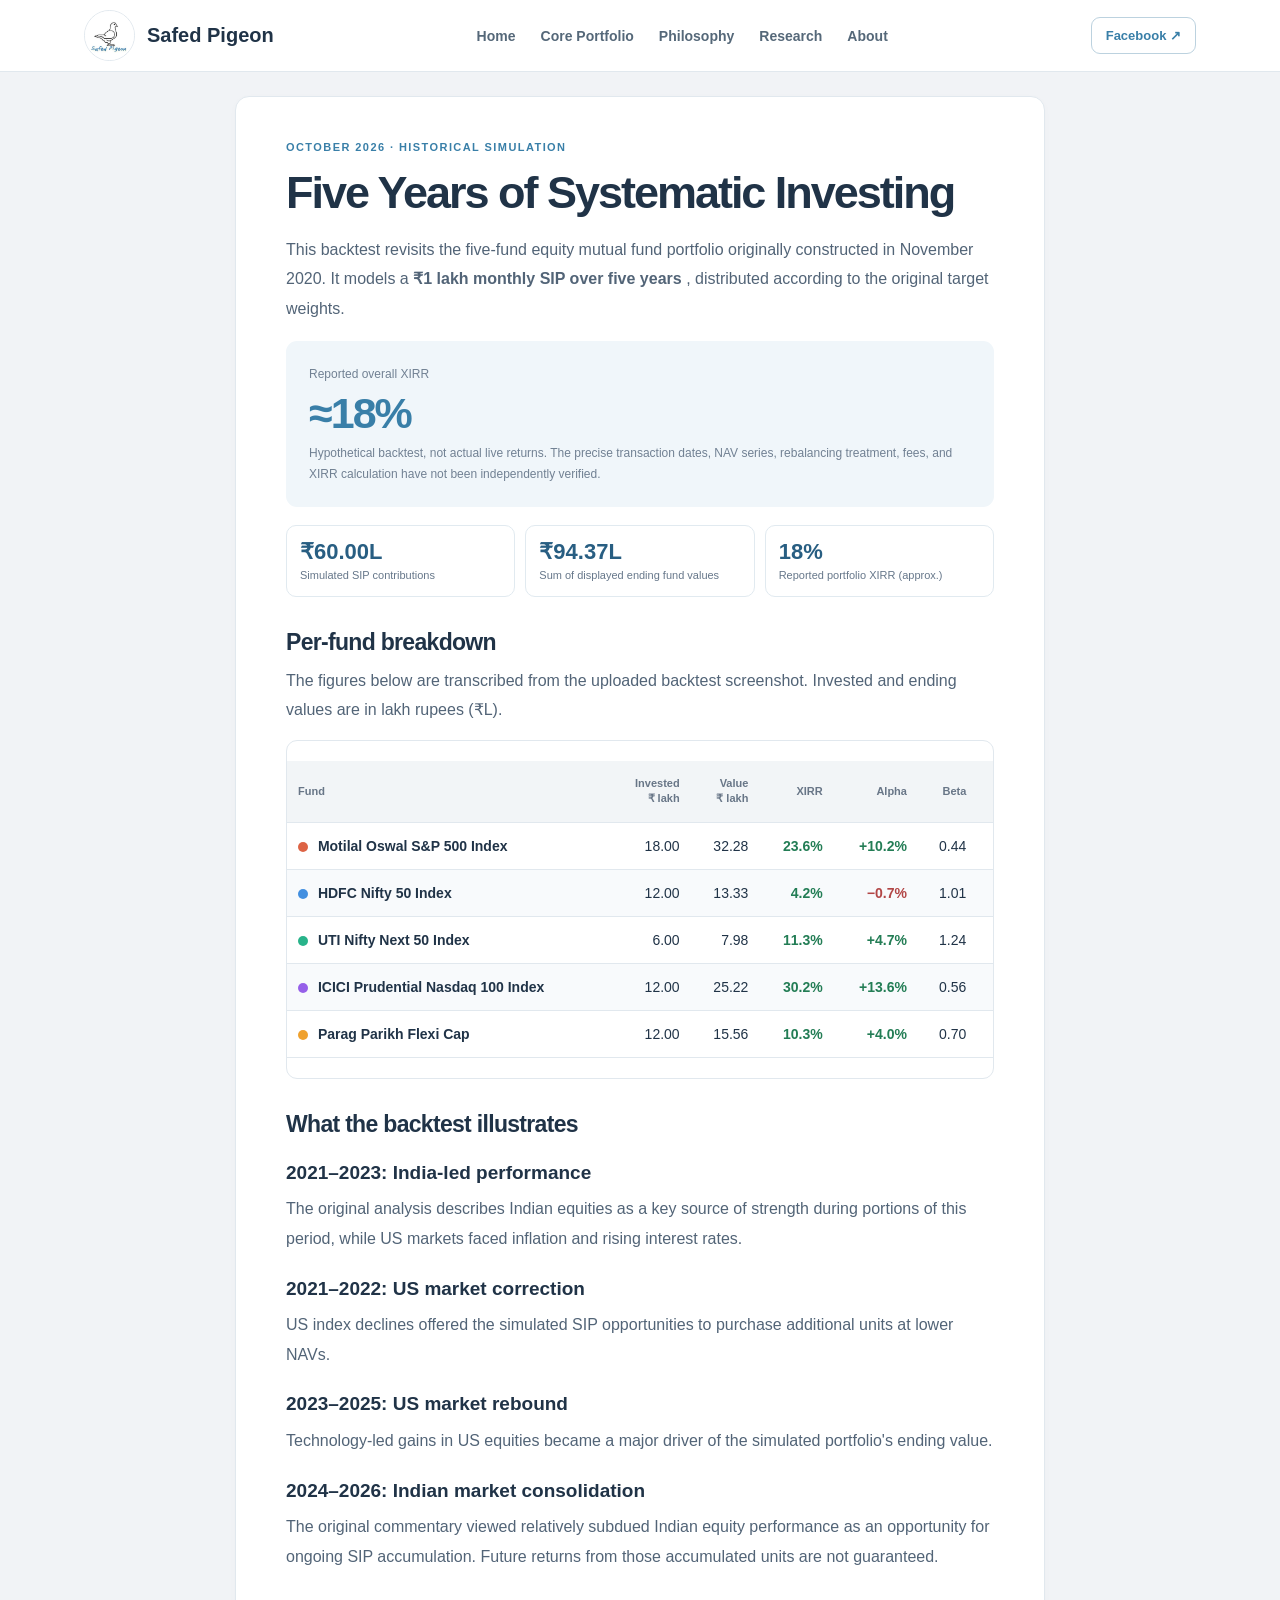
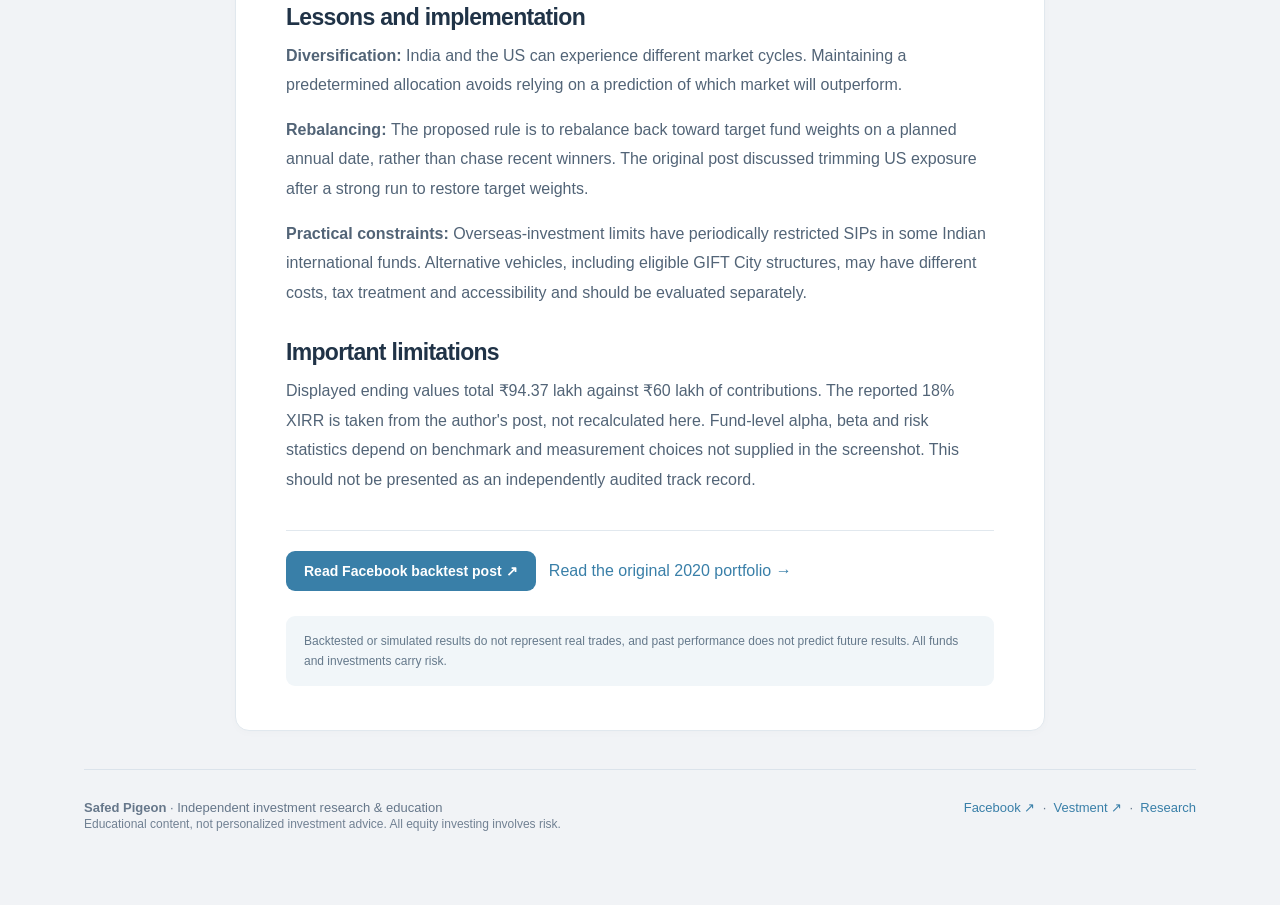
<file: five-year-backtest.html>
<!DOCTYPE html>
<html lang="en">
 <head>
  <meta charset="utf-8"/>
  <meta content="width=device-width, initial-scale=1" name="viewport"/>
  <meta content="#f1f3f6" name="theme-color"/>
  <meta content="Historical five-year monthly SIP simulation of Safed Pigeon five-fund portfolio, including fund-level results." name="description"/>
  <title>
   Five-Year SIP Backtest &mdash; Safed Pigeon
  </title>
  <link href="logo.jpg" rel="icon" type="image/jpeg"/>
  <link href="styles.css" rel="stylesheet"/>
 </head>
 <body>
  <header>
   <nav aria-label="Main navigation" class="nav">
    <a class="brand" href="./">
     <img alt="Safed Pigeon logo" src="logo.jpg"/>
     <span>
      Safed Pigeon
     </span>
    </a>
    <div class="navlinks">
     <a href="./">
      Home
     </a>
     <a href="./#core">
      Core Portfolio
     </a>
     <a href="./#philosophy">
      Philosophy
     </a>
     <a href="./#research">
      Research
     </a>
     <a class="hide-mobile" href="./#about">
      About
     </a>
    </div>
    <a class="nav-cta" href="https://www.facebook.com/safed.pigeon.5" rel="noopener noreferrer" target="_blank">
     Facebook &nearrow;
    </a>
   </nav>
  </header>
  <main class="wrap">
   <div class="prose">
    <article class="card">
     <div class="kicker">
      October 2026 &middot; Historical simulation
     </div>
     <h1>
      Five Years of Systematic Investing
     </h1>
     <p>
      This backtest revisits the five-fund equity mutual fund portfolio originally constructed in November 2020. It models a
      <strong>
       ₹1 lakh monthly SIP over five years
      </strong>
      , distributed according to the original target weights.
     </p>
     <div class="stat">
      <span class="note">
       Reported overall XIRR
      </span>
      <b>
       &asymp;18%
      </b>
      <span class="note">
       Hypothetical backtest, not actual live returns. The precise transaction dates, NAV series, rebalancing treatment, fees, and XIRR calculation have not been independently verified.
      </span>
     </div>
     <div class="metricgrid">
      <div class="metric">
       <b>
        ₹60.00L
       </b>
       <span>
        Simulated SIP contributions
       </span>
      </div>
      <div class="metric">
       <b>
        ₹94.37L
       </b>
       <span>
        Sum of displayed ending fund values
       </span>
      </div>
      <div class="metric">
       <b>
        18%
       </b>
       <span>
        Reported portfolio XIRR (approx.)
       </span>
      </div>
     </div>
     <h2>
      Per-fund breakdown
     </h2>
     <p>
      The figures below are transcribed from the uploaded backtest screenshot. Invested and ending values are in lakh rupees (₹L).
     </p>
     <div class="table-scroll">
      <table class="fund-table performance-table">
       <thead>
        <tr>
         <th>
          Fund
         </th>
         <th>
          Invested
          <br/>
          ₹ lakh
         </th>
         <th>
          Value
          <br/>
          ₹ lakh
         </th>
         <th>
          XIRR
         </th>
         <th>
          Alpha
         </th>
         <th>
          Beta
         </th>
         <th>
          R&sup2;
         </th>
         <th>
          Sharpe
         </th>
         <th>
          Sortino
         </th>
         <th>
          Volatility
         </th>
         <th>
          Max DD
         </th>
        </tr>
       </thead>
       <tbody>
        <tr>
         <td>
          <span class="dot" style="background:#dd6345">
          </span>
          Motilal Oswal S&amp;P 500 Index
         </td>
         <td>
          18.00
         </td>
         <td>
          32.28
         </td>
         <td class="positive">
          23.6%
         </td>
         <td class="positive">
          +10.2%
         </td>
         <td>
          0.44
         </td>
         <td>
          18%
         </td>
         <td>
          0.77
         </td>
         <td>
          1.26
         </td>
         <td>
          51.7%
         </td>
         <td class="negative">
          &minus;19.9%
         </td>
        </tr>
        <tr>
         <td>
          <span class="dot" style="background:#428fe0">
          </span>
          HDFC Nifty 50 Index
         </td>
         <td>
          12.00
         </td>
         <td>
          13.33
         </td>
         <td class="positive">
          4.2%
         </td>
         <td class="negative">
          &minus;0.7%
         </td>
         <td>
          1.01
         </td>
         <td>
          99%
         </td>
         <td>
          0.06
         </td>
         <td>
          0.09
         </td>
         <td>
          51.6%
         </td>
         <td class="negative">
          &minus;16.6%
         </td>
        </tr>
        <tr>
         <td>
          <span class="dot" style="background:#28b38a">
          </span>
          UTI Nifty Next 50 Index
         </td>
         <td>
          6.00
         </td>
         <td>
          7.98
         </td>
         <td class="positive">
          11.3%
         </td>
         <td class="positive">
          +4.7%
         </td>
         <td>
          1.24
         </td>
         <td>
          75%
         </td>
         <td>
          0.35
         </td>
         <td>
          0.52
         </td>
         <td>
          53.5%
         </td>
         <td class="negative">
          &minus;26.5%
         </td>
        </tr>
        <tr>
         <td>
          <span class="dot" style="background:#9660e9">
          </span>
          ICICI Prudential Nasdaq 100 Index
         </td>
         <td>
          12.00
         </td>
         <td>
          25.22
         </td>
         <td class="positive">
          30.2%
         </td>
         <td class="positive">
          +13.6%
         </td>
         <td>
          0.56
         </td>
         <td>
          14%
         </td>
         <td>
          0.72
         </td>
         <td>
          1.18
         </td>
         <td>
          52.7%
         </td>
         <td class="negative">
          &minus;30.0%
         </td>
        </tr>
        <tr>
         <td>
          <span class="dot" style="background:#efa12e">
          </span>
          Parag Parikh Flexi Cap
         </td>
         <td>
          12.00
         </td>
         <td>
          15.56
         </td>
         <td class="positive">
          10.3%
         </td>
         <td class="positive">
          +4.0%
         </td>
         <td>
          0.70
         </td>
         <td>
          78%
         </td>
         <td>
          0.47
         </td>
         <td>
          0.72
         </td>
         <td>
          51.4%
         </td>
         <td class="negative">
          &minus;17.9%
         </td>
        </tr>
       </tbody>
      </table>
     </div>
     <p>
     </p>
     <h2>
      What the backtest illustrates
     </h2>
     <h3>
      2021&ndash;2023: India-led performance
     </h3>
     <p>
      The original analysis describes Indian equities as a key source of strength during portions of this period, while US markets faced inflation and rising interest rates.
     </p>
     <h3>
      2021&ndash;2022: US market correction
     </h3>
     <p>
      US index declines offered the simulated SIP opportunities to purchase additional units at lower NAVs.
     </p>
     <h3>
      2023&ndash;2025: US market rebound
     </h3>
     <p>
      Technology-led gains in US equities became a major driver of the simulated portfolio's ending value.
     </p>
     <h3>
      2024&ndash;2026: Indian market consolidation
     </h3>
     <p>
      The original commentary viewed relatively subdued Indian equity performance as an opportunity for ongoing SIP accumulation. Future returns from those accumulated units are not guaranteed.
     </p>
     <h2>
      Lessons and implementation
     </h2>
     <p>
      <strong>
       Diversification:
      </strong>
      India and the US can experience different market cycles. Maintaining a predetermined allocation avoids relying on a prediction of which market will outperform.
     </p>
     <p>
      <strong>
       Rebalancing:
      </strong>
      The proposed rule is to rebalance back toward target fund weights on a planned annual date, rather than chase recent winners. The original post discussed trimming US exposure after a strong run to restore target weights.
     </p>
     <p>
      <strong>
       Practical constraints:
      </strong>
      Overseas-investment limits have periodically restricted SIPs in some Indian international funds. Alternative vehicles, including eligible GIFT City structures, may have different costs, tax treatment and accessibility and should be evaluated separately.
     </p>
     <h2>
      Important limitations
     </h2>
     <p>
      Displayed ending values total ₹94.37 lakh against ₹60 lakh of contributions. The reported 18% XIRR is taken from the author's post, not recalculated here. Fund-level alpha, beta and risk statistics depend on benchmark and measurement choices not supplied in the screenshot. This should not be presented as an independently audited track record.
     </p>
     <div class="source">
      <a class="btn" href="https://www.facebook.com/share/p/1W17g7g9Es/" rel="noopener noreferrer" target="_blank">
       Read Facebook backtest post &nearrow;
      </a>
      &nbsp;
      <a href="2020-portfolio.html">
       Read the original 2020 portfolio &rarr;
      </a>
     </div>
     <div class="disclosure">
      Backtested or simulated results do not represent real trades, and past performance does not predict future results. All funds and investments carry risk.
     </div>
    </article>
   </div>
   <footer class="footer" id="about">
    <div>
     <strong>
      Safed Pigeon
     </strong>
     &middot; Independent investment research &amp; education
     <br/>
     <span class="note">
      Educational content, not personalized investment advice. All equity investing involves risk.
     </span>
    </div>
    <div>
     <a href="https://www.facebook.com/safed.pigeon.5" rel="noopener noreferrer" target="_blank">
      Facebook &nearrow;
     </a>
     &nbsp;&middot;&nbsp;
     <a href="https://vestment.in" rel="noopener noreferrer" target="_blank">
      Vestment &nearrow;
     </a>
     &nbsp;&middot;&nbsp;
     <a href="./#research">
      Research
     </a>
    </div>
   </footer>
  </main>
 </body>
</html>
</file>
<file: styles.css>
:root {
  --ink:#203347;
  --muted:#66778a;
  --blue:#397fa8;
  --line:#e1e8ee;
  --bg:#f1f3f6}

* {
  box-sizing:border-box}

html {
  scroll-behavior:smooth}

body {
  margin:0;
  background:var(--bg);
  color:var(--ink);
  font-family:Inter,ui-sans-serif,-apple-system,BlinkMacSystemFont,"Segoe UI",sans-serif}

a {
  color:var(--blue);
  text-decoration:none}

a:hover {
  text-decoration:underline}

a:focus-visible {
  outline:3px solid #73b3d5;
  outline-offset:3px}

header {
  background:white;
  border-bottom:1px solid var(--line);
  position:sticky;
  top:0;
  z-index:10}

.nav {
  max-width:1160px;
  margin:auto;
  display:flex;
  align-items:center;
  justify-content:space-between;
  padding:10px 24px;
  gap:15px}

.brand {
  display:flex;
  align-items:center;
  gap:12px;
  color:var(--ink);
  font-size:20px;
  font-weight:800;
  white-space:nowrap}

.brand img {
  width:51px;
  height:51px;
  border-radius:50%;
  object-fit:cover;
  border:1px solid var(--line)}

.navlinks {
  display:flex;
  gap:25px;
  align-items:center;
  font-size:14px;
  font-weight:650}

.navlinks a {
  color:#556879}

.navlinks a:hover {
  color:var(--blue)}

.nav-cta {
  border:1px solid #bcd2df;
  padding:10px 14px;
  border-radius:9px;
  font-size:13px;
  font-weight:750}

.wrap {
  max-width:1160px;
  margin:auto;
  padding:24px 24px 55px}

.hero {
  background:white;
  border:1px solid var(--line);
  border-radius:17px;
  padding:55px 58px;
  display:grid;
  grid-template-columns:1.4fr .7fr;
  gap:42px;
  align-items:center}

.kicker {
  font-size:11px;
  font-weight:800;
  letter-spacing:.13em;
  text-transform:uppercase;
  color:var(--blue)}

h1 {
  font-size:clamp(36px,4.6vw,57px);
  letter-spacing:-.045em;
  line-height:1.1;
  margin:15px 0 17px}

h2 {
  font-size:27px;
  letter-spacing:-.03em;
  margin:0 0 10px}

h3 {
  font-size:19px;
  line-height:1.35;
  margin:9px 0}

p {
  color:var(--muted);
  line-height:1.75;
  margin:9px 0 15px}

.hero p {
  font-size:17px;
  max-width:570px}

.buttons {
  display:flex;
  gap:11px;
  flex-wrap:wrap;
  margin-top:25px}

.btn {
  display:inline-block;
  background:var(--blue);
  color:white;
  padding:12px 18px;
  border-radius:9px;
  font-weight:700;
  font-size:14px}

.btn:hover {
  color:white;
  background:#27648b;
  text-decoration:none}

.btn.outline {
  background:#edf5fa;
  color:var(--blue)}

.hero-logo {
  border-radius:15px;
  background:#f2f7fa;
  padding:25px;
  text-align:center}

.hero-logo img {
  width:190px;
  max-width:100%;
  border-radius:11px}

.hero-logo strong {
  display:block;
  font-size:21px;
  margin-top:15px}

.section {
  margin-top:34px}

.section-title {
  display:flex;
  justify-content:space-between;
  align-items:end;
  gap:16px;
  margin-bottom:17px}

.section-title p {
  margin:0}

.grid2 {
  display:grid;
  grid-template-columns:1fr 1fr;
  gap:20px}

.card {
  background:#fff;
  border:1px solid var(--line);
  border-radius:14px;
  padding:27px;
  box-shadow:0 2px 9px #23374705}

.card h2 {
  margin-top:9px}

.fundbar {
  display:flex;
  height:17px;
  border-radius:6px;
  overflow:hidden;
  gap:2px;
  margin:22px 0 12px}

.fundbar i {
  display:block}

.fundrow {
  display:flex;
  justify-content:space-between;
  align-items:center;
  padding:10px 0;
  border-bottom:1px solid #edf0f4;
  font-size:14px}

.fundrow span:first-child {
  display:flex;
  align-items:center;
  gap:9px}

.dot {
  width:10px;
  height:10px;
  border-radius:50%;
  display:inline-block;
  flex-shrink:0}

.stat {
  background:#f0f6fa;
  border-radius:11px;
  padding:23px;
  margin:18px 0}

.stat b {
  font-size:43px;
  color:var(--blue);
  letter-spacing:-.045em;
  display:block;
  margin:5px 0}

.stat small,.note {
  font-size:12px;
  line-height:1.6;
  color:#718193}

.metricgrid {
  display:grid;
  grid-template-columns:repeat(3,1fr);
  gap:10px;
  margin:17px 0}

.metric {
  border:1px solid #e1eaf0;
  border-radius:10px;
  padding:13px}

.metric b {
  display:block;
  font-size:22px;
  color:#285e82}

.metric span {
  font-size:11px;
  color:var(--muted)}

.articlegrid {
  display:grid;
  grid-template-columns:repeat(3,1fr);
  gap:18px}

.articlecard {
  display:flex;
  flex-direction:column;
  background:#fff;
  border:1px solid var(--line);
  border-radius:13px;
  padding:24px;
  min-height:235px}

.articlecard h3 a {
  color:var(--ink)}

.articlecard h3 a:hover {
  color:var(--blue)}

.articlecard p {
  font-size:14px}

.articlecard .read {
  margin-top:auto;
  font-size:13px;
  font-weight:750}

.backtest-image {
  display:block;
  width:100%;
  border-radius:9px;
  border:1px solid var(--line)}

.footer {
  padding:30px 0 15px;
  margin-top:38px;
  border-top:1px solid #dbe3eb;
  color:var(--muted);
  font-size:13px;
  display:flex;
  justify-content:space-between;
  gap:20px;
  flex-wrap:wrap}

.prose {
  max-width:810px;
  margin:0 auto}

.prose .card {
  padding:44px 50px}

.prose h1 {
  font-size:clamp(32px,4vw,45px)}

.prose h2 {
  font-size:23px;
  margin:32px 0 10px}

.prose h3 {
  margin:22px 0 8px}

.prose p,.prose li {
  font-size:16px;
  line-height:1.85;
  color:#526477}

.prose li {
  margin-bottom:6px}

.prose table {
  width:100%;
  border-collapse:collapse;
  font-size:14px;
  margin:20px 0}

.prose th,.prose td {
  padding:12px 10px;
  border-bottom:1px solid var(--line);
  text-align:left}

.prose th {
  background:#f3f7fa}

.prose .source {
  margin-top:35px;
  border-top:1px solid var(--line);
  padding-top:20px}

.disclosure {
  background:#f1f6f9;
  padding:15px 18px;
  border-radius:9px;
  color:#65798b;
  font-size:12px;
  line-height:1.7;
  margin-top:25px}

.table-scroll {
  overflow-x:auto}

.fund-table {
  width:100%;
  border-collapse:collapse;
  min-width:760px;
  font-size:13px}

.fund-table td,.fund-table th {
  padding:12px 9px;
  border-bottom:1px solid var(--line);
  text-align:right;
  white-space:nowrap}

.fund-table td:first-child,.fund-table th:first-child {
  text-align:left}

.fund-table th {
  color:#687687;
  font-size:11px;
  background:#f2f5f7}

.fund-table tr:hover td {
  background:#f8fafc}

.positive {
  color:#237d55;
  font-weight:700}

.negative {
  color:#b24646;
  font-weight:700}

.menu {
  display:none}

@media(max-width:800px) {
  .nav {
  padding:8px 15px}

.navlinks {
  gap:12px;
  font-size:12px}

.nav-cta {
  display:none}

.hero {
  padding:35px 28px;
  grid-template-columns:1fr}

.hero-logo {
  display:none}

.wrap {
  padding:17px 14px 35px}

.grid2,.articlegrid {
  grid-template-columns:1fr}

.metricgrid {
  grid-template-columns:repeat(3,1fr)}

.card {
  padding:22px}

.prose .card {
  padding:25px 20px}

.section {
  margin-top:27px}

}

@media(max-width:530px) {
  .brand {
  font-size:16px}

.brand img {
  width:42px;
  height:42px}

.navlinks {
  gap:11px}

.navlinks a {
  font-size:12px}

.navlinks .hide-mobile {
  display:none}

.metricgrid {
  grid-template-columns:1fr 1fr}

.hero p {
  font-size:15px}

.hero {
  padding:29px 23px}

.footer {
  display:block}

}

/* v4: integrated backtest and philosophy */
.performance-table {
  min-width:1060px;
  width:100%;
  border-collapse:collapse}

.performance-table th {
  line-height:1.4;
  vertical-align:middle}

.performance-table td:first-child {
  min-width:245px;
  font-weight:650;
  color:var(--ink)}

.performance-table td:first-child .dot {
  vertical-align:middle;
  margin-right:6px}

.performance-table tbody tr:nth-child(even) {
  background:#f8fafc}

.performance-table td,.performance-table th {
  padding:15px 11px}

.table-scroll {
  border:1px solid var(--line);
  border-radius:11px;
  overflow-x:auto}

.philosophy-grid {
  display:grid;
  grid-template-columns:1.05fr 1fr;
  gap:20px}

.philosophy-lead {
  background:#f6fbfe}

.philosophy-points {
  display:grid;
  gap:11px}

.principle {
  background:white;
  border:1px solid var(--line);
  border-radius:12px;
  padding:18px 20px;
  display:flex;
  gap:15px;
  align-items:flex-start}

.principle>span {
  background:#e8f2f8;
  color:#31789f;
  border-radius:8px;
  padding:9px;
  font-weight:800;
  font-size:13px}

.principle h3 {
  margin:0 0 3px;
  font-size:16px}

.principle p {
  margin:0;
  font-size:13px;
  line-height:1.6}

@media(max-width:800px) {
  .philosophy-grid {
  grid-template-columns:1fr}

}

@media(max-width:530px) {
  .navlinks {
  gap:8px}

.navlinks a {
  font-size:11px}

.brand {
  gap:5px;
  font-size:14px}

.brand img {
  width:36px;
  height:36px}

}

.pigeon-tagline {
  margin-top:22px!important;
  padding:19px 21px;
  background:#e9f3fa;
  border-left:4px solid #397da7;
  border-radius:9px;
  font-weight:650;
  color:#254b67!important;
  font-size:16px!important;
  line-height:1.7!important}

.pigeon-tagline a {
  color:#21678e;
  font-weight:800;
  text-decoration:underline;
  text-underline-offset:3px}


/* Historical research tables */
.sector-columns {
  display: grid;
  grid-template-columns: repeat(2, minmax(0, 1fr));
  gap: 18px;
  align-items: start;
  margin: 18px 0 26px;
}

.data-table-wrap {
  overflow-x: auto;
  border: 1px solid var(--line);
  border-radius: 11px;
  margin: 15px 0 22px;
}

.snapshot-table {
  width: 100%;
  border-collapse: collapse;
  font-size: 14px;
  margin: 0 !important;
}

.snapshot-table caption {
  text-align: left;
  padding: 14px 15px;
  background: #edf5fa;
  font-weight: 750;
  color: var(--ink);
}

.snapshot-table th,
.snapshot-table td {
  padding: 10px 14px;
}

.snapshot-table tbody tr:nth-child(even) {
  background: #f8fafc;
}

.snapshot-table .numeric,
.snapshot-table th:last-child {
  text-align: right;
  font-variant-numeric: tabular-nums;
  white-space: nowrap;
}

.snapshot-summary {
  display: grid;
  grid-template-columns: repeat(3, minmax(0, 1fr));
  gap: 12px;
  margin: 20px 0 24px;
}

.snapshot-summary > div {
  background: #f0f6fa;
  padding: 17px;
  border-radius: 10px;
}

.snapshot-summary strong {
  display: block;
  color: var(--blue);
  font-size: 25px;
}

.snapshot-summary span {
  display: block;
  color: var(--muted);
  font-size: 12px;
  line-height: 1.5;
}

.snapshot-callout {
  background: #f0f6fa;
  border-left: 4px solid var(--blue);
  padding: 17px 20px;
  border-radius: 8px;
  margin: 24px 0;
}

.snapshot-callout p {
  margin-bottom: 0;
}

.articlegrid-two {
  grid-template-columns: repeat(2, minmax(0, 1fr));
}

.articlegrid-two .articlecard {
  min-height: 210px;
}

@media (max-width: 650px) {
  .sector-columns,
  .snapshot-summary,
  .articlegrid-two {
    grid-template-columns: 1fr;
  }
}
</file>
